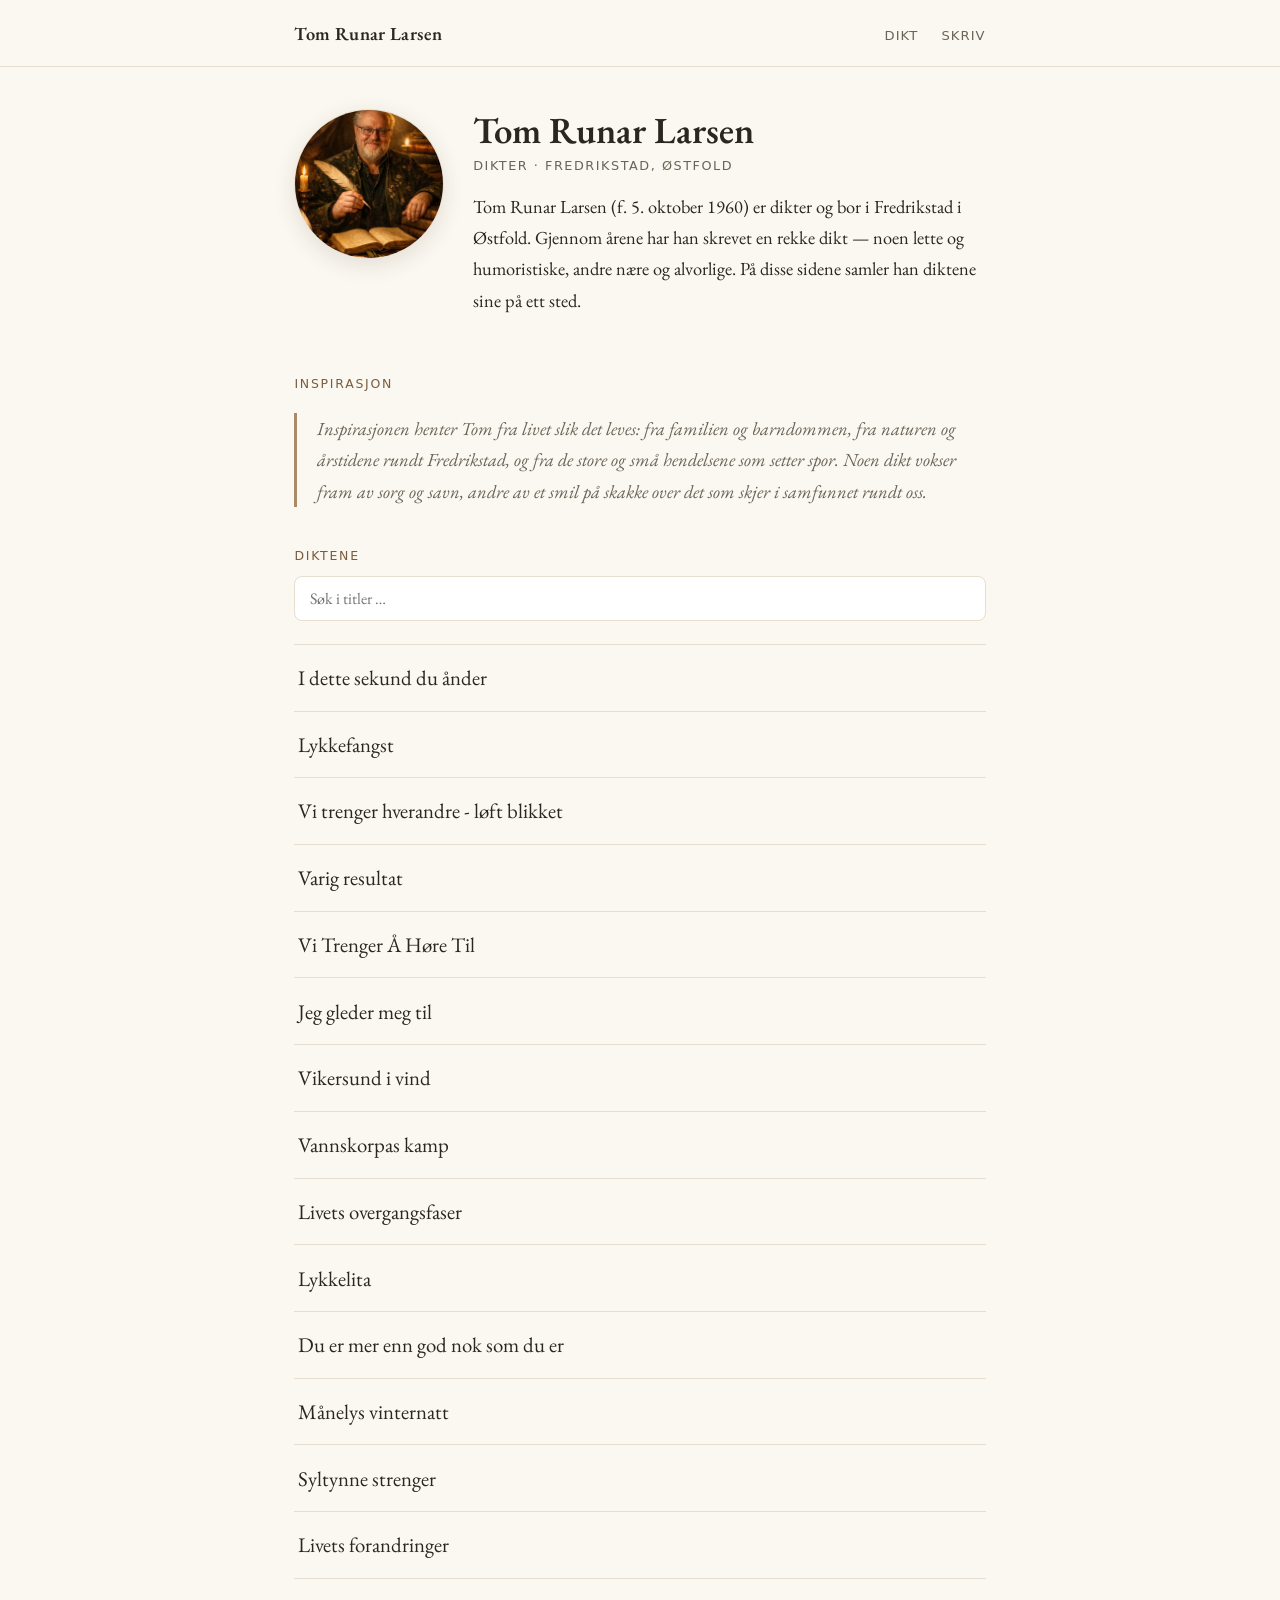
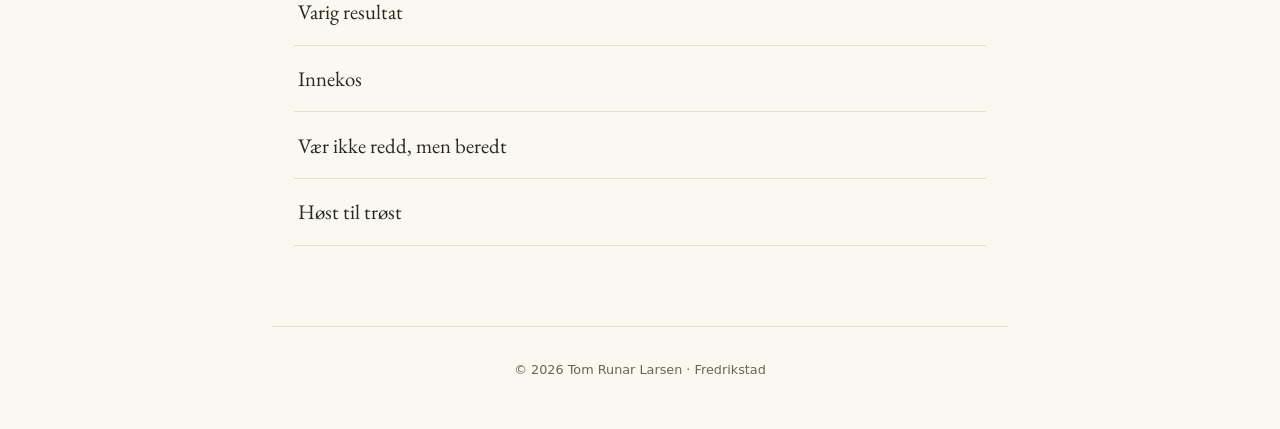
<file: index.html>
<!DOCTYPE html>
<html lang="nb">
<head>
  <meta charset="utf-8">
  <meta name="viewport" content="width=device-width, initial-scale=1">
  <title>Tom Runar Larsen – dikt</title>
  <meta name="description" content="Samling av dikt av Tom Runar Larsen fra Fredrikstad.">
  <link rel="preconnect" href="https://fonts.googleapis.com">
  <link rel="preconnect" href="https://fonts.gstatic.com" crossorigin>
  <link href="https://fonts.googleapis.com/css2?family=EB+Garamond:ital,wght@0,400;0,600;1,400&display=swap" rel="stylesheet">
  <link rel="stylesheet" href="css/stil.css">
</head>
<body>
  <header class="topp">
    <div class="topp-inner">
      <span class="merke"><b>Tom Runar Larsen</b></span>
      <nav class="nav">
        <a href="index.html">Dikt</a>
        <a href="skriv.html">Skriv</a>
      </nav>
    </div>
  </header>

  <main class="side">
    <section class="hero" id="hero"><!-- fylles av JS --></section>

    <div class="bolk-tittel">Inspirasjon</div>
    <p class="inspirasjon" id="inspirasjon"></p>

    <div class="bolk-tittel">Diktene</div>
    <input type="text" class="sokefelt" id="sok" placeholder="Søk i titler …" aria-label="Søk i dikt">
    <ul class="diktliste" id="diktliste"></ul>
    <p class="tom-melding" id="ingen" style="display:none">Ingen dikt funnet.</p>
  </main>

  <footer class="bunn">
    © <span id="aar"></span> Tom Runar Larsen · Fredrikstad
  </footer>

  <script src="config.js"></script>
  <script src="js/app.js"></script>
  <script>
    let ALLE = [];

    function tegnListe(dikt) {
      const ul = document.getElementById("diktliste");
      const ingen = document.getElementById("ingen");
      ul.innerHTML = "";
      if (!dikt.length) { ingen.style.display = "block"; return; }
      ingen.style.display = "none";
      for (const d of dikt) {
        const li = document.createElement("li");
        const meta = metaTekst(d);
        li.innerHTML =
          '<a href="dikt.html?id=' + encodeURIComponent(d.id) + '">' +
            '<span class="t">' + trygg(d.tittel) + '</span>' +
            (meta ? '<span class="m">' + trygg(meta) + '</span>' : '') +
          '</a>';
        ul.appendChild(li);
      }
    }

    async function start() {
      document.getElementById("aar").textContent = new Date().getFullYear();
      try {
        const data = await hentData();
        const p = data.poet || {};
        document.getElementById("hero").innerHTML =
          (p.bilde ? '<img src="' + trygg(p.bilde) + '" alt="Portrett av ' + trygg(p.navn) + '">' : '<span></span>') +
          '<div class="presentasjon">' +
            '<h1>' + trygg(p.navn || "") + '</h1>' +
            '<div class="undertittel">Dikter · ' + trygg(p.sted || "") + '</div>' +
            '<p>' + trygg(p.presentasjon || "") + '</p>' +
          '</div>';
        document.getElementById("inspirasjon").textContent = p.inspirasjon || "";

        ALLE = data.dikt || [];
        tegnListe(ALLE);

        document.getElementById("sok").addEventListener("input", function (e) {
          const q = e.target.value.toLowerCase().trim();
          tegnListe(!q ? ALLE : ALLE.filter(d =>
            (d.tittel || "").toLowerCase().includes(q) ||
            (d.tema || "").toLowerCase().includes(q)));
        });
      } catch (err) {
        document.getElementById("diktliste").innerHTML =
          '<li style="padding:1rem 0;color:#7a2b23">' + trygg(err.message) + '</li>';
      }
    }
    start();
  </script>
</body>
</html>
</file>
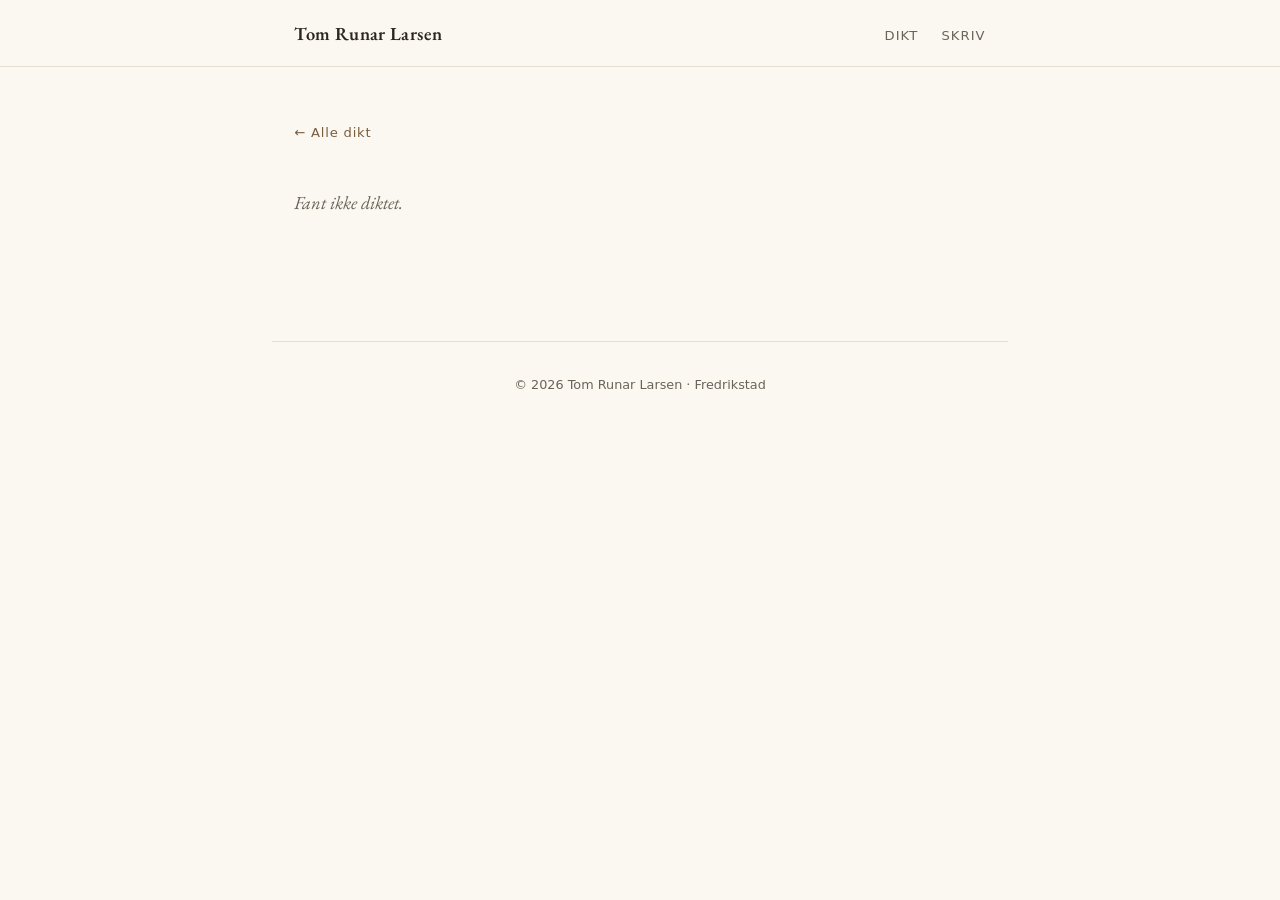
<file: dikt.html>
<!DOCTYPE html>
<html lang="nb">
<head>
  <meta charset="utf-8">
  <meta name="viewport" content="width=device-width, initial-scale=1">
  <title>Dikt – Tom Runar Larsen</title>
  <link rel="preconnect" href="https://fonts.googleapis.com">
  <link rel="preconnect" href="https://fonts.gstatic.com" crossorigin>
  <link href="https://fonts.googleapis.com/css2?family=EB+Garamond:ital,wght@0,400;0,600;1,400&display=swap" rel="stylesheet">
  <link rel="stylesheet" href="css/stil.css">
</head>
<body>
  <header class="topp">
    <div class="topp-inner">
      <span class="merke"><b>Tom Runar Larsen</b></span>
      <nav class="nav">
        <a href="index.html">Dikt</a>
        <a href="skriv.html">Skriv</a>
      </nav>
    </div>
  </header>

  <main class="side">
    <p class="tilbake"><a href="index.html">← Alle dikt</a></p>
    <article id="dikt"><!-- fylles av JS --></article>
  </main>

  <footer class="bunn">
    © <span id="aar"></span> Tom Runar Larsen · Fredrikstad
  </footer>

  <script src="config.js"></script>
  <script src="js/app.js"></script>
  <script>
    async function start() {
      document.getElementById("aar").textContent = new Date().getFullYear();
      const id = new URLSearchParams(location.search).get("id");
      const boks = document.getElementById("dikt");
      try {
        const data = await hentData();
        const d = (data.dikt || []).find(x => x.id === id);
        if (!d) {
          boks.innerHTML = '<p class="tom-melding">Fant ikke diktet.</p>';
          return;
        }
        document.title = d.tittel + " – Tom Runar Larsen";
        const meta = metaTekst(d);
        boks.innerHTML =
          '<div class="dikt-header">' +
            '<h1>' + trygg(d.tittel) + '</h1>' +
            (meta ? '<div class="dikt-meta">' + trygg(meta) + '</div>' : '') +
          '</div>' +
          '<div class="dikt-tekst">' + trygg(d.tekst) + '</div>';
      } catch (err) {
        boks.innerHTML = '<p class="tom-melding">' + trygg(err.message) + '</p>';
      }
    }
    start();
  </script>
</body>
</html>
</file>
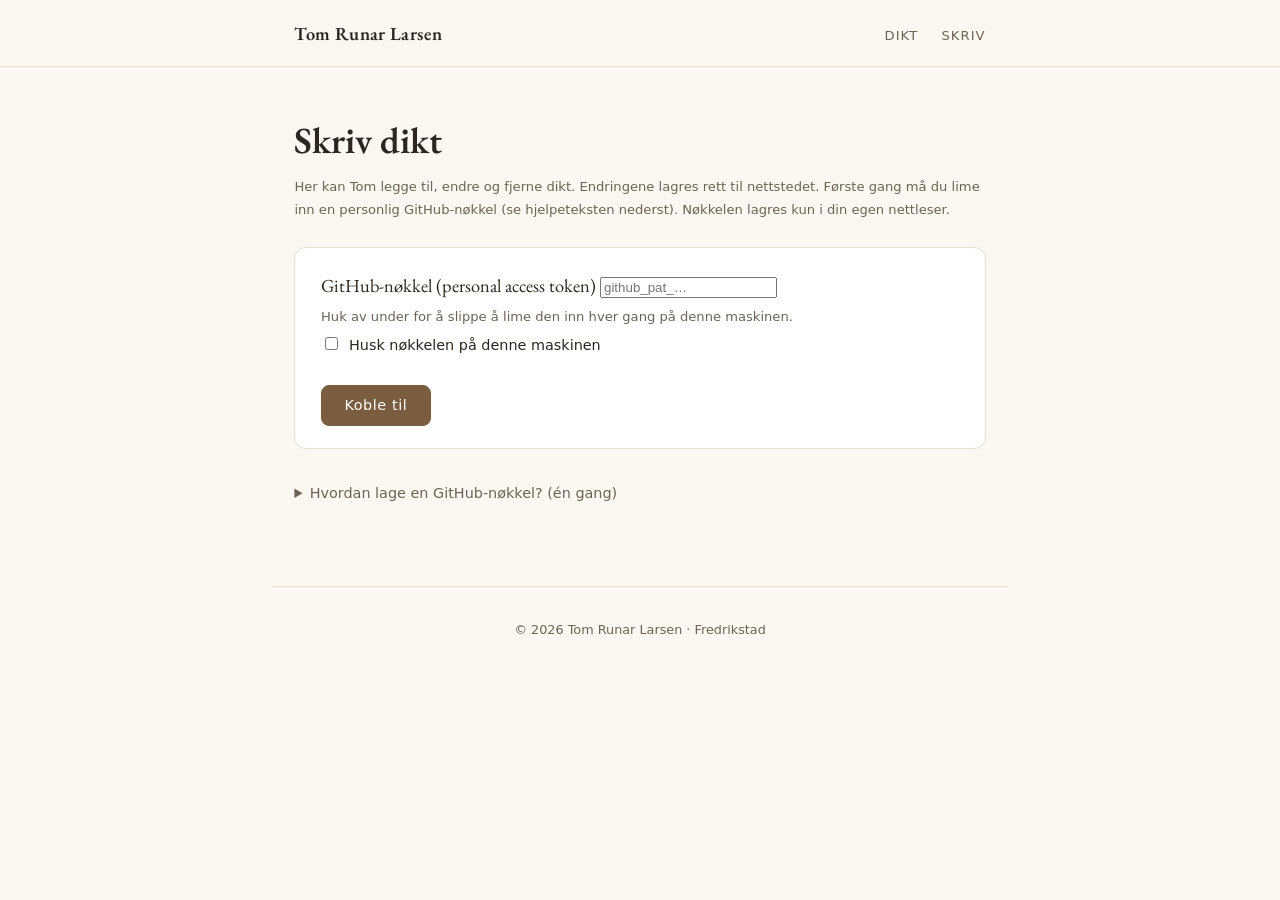
<file: skriv.html>
<!DOCTYPE html>
<html lang="nb">
<head>
  <meta charset="utf-8">
  <meta name="viewport" content="width=device-width, initial-scale=1">
  <title>Skriv dikt – Tom Runar Larsen</title>
  <link rel="preconnect" href="https://fonts.googleapis.com">
  <link rel="preconnect" href="https://fonts.gstatic.com" crossorigin>
  <link href="https://fonts.googleapis.com/css2?family=EB+Garamond:ital,wght@0,400;0,600;1,400&display=swap" rel="stylesheet">
  <link rel="stylesheet" href="css/stil.css">
</head>
<body>
  <header class="topp">
    <div class="topp-inner">
      <span class="merke"><b>Tom Runar Larsen</b></span>
      <nav class="nav">
        <a href="index.html">Dikt</a>
        <a href="skriv.html">Skriv</a>
      </nav>
    </div>
  </header>

  <main class="side">
    <h1 style="font-weight:600;margin:0 0 .3rem">Skriv dikt</h1>
    <p class="hjelp" style="margin-bottom:1.6rem">
      Her kan Tom legge til, endre og fjerne dikt. Endringene lagres rett til
      nettstedet. Første gang må du lime inn en personlig GitHub-nøkkel (se
      hjelpeteksten nederst). Nøkkelen lagres kun i din egen nettleser.
    </p>

    <!-- Innlogging -->
    <div class="kort" id="loggInn">
      <label for="token">GitHub-nøkkel (personal access token)</label>
      <input type="password" id="token" placeholder="github_pat_…" autocomplete="off">
      <p class="hjelp">Huk av under for å slippe å lime den inn hver gang på denne maskinen.</p>
      <label style="text-transform:none;letter-spacing:0;font-family:var(--sans);font-size:.9rem;color:var(--blekk)">
        <input type="checkbox" id="husk" style="width:auto;margin-right:.4rem"> Husk nøkkelen på denne maskinen
      </label>
      <div class="knapperad">
        <button class="knapp" id="koble">Koble til</button>
      </div>
    </div>

    <!-- Redigering (skjult til tilkoblet) -->
    <div id="redigering" style="display:none">

      <div class="kort">
        <label for="velg">Velg dikt</label>
        <select id="velg"></select>

        <form class="skjema" id="skjema" onsubmit="return false">
          <label for="tittel">Tittel</label>
          <input type="text" id="tittel" autocomplete="off">

          <div style="display:flex;gap:1rem;flex-wrap:wrap">
            <div style="flex:1;min-width:8rem">
              <label for="dato">År / dato (valgfritt)</label>
              <input type="text" id="dato" placeholder="f.eks. 2009" autocomplete="off">
            </div>
            <div style="flex:1;min-width:8rem">
              <label for="tema">Tema (valgfritt)</label>
              <input type="text" id="tema" placeholder="f.eks. familie" autocomplete="off">
            </div>
          </div>

          <label for="tekst">Diktet</label>
          <textarea id="tekst" placeholder="Skriv diktet her – linjeskift og strofer beholdes nøyaktig."></textarea>
          <p class="hjelp">Tips: trykk Enter for nytt verselinje, og la en tom linje skille strofer.</p>

          <div class="knapperad">
            <button class="knapp" id="lagre">Lagre dikt</button>
            <button class="knapp sekundaer" id="nytt">Tøm / nytt dikt</button>
            <button class="knapp sekundaer" id="slett" style="border-color:#b5443a;color:#b5443a;display:none">Slett dikt</button>
          </div>
        </form>
      </div>

      <div class="kort">
        <div class="bolk-tittel" style="margin-top:0">Om Tom (forsiden)</div>
        <label for="presentasjon">Kort presentasjon</label>
        <textarea id="presentasjon" style="min-height:8rem"></textarea>
        <label for="inspirasjon">Om inspirasjonen</label>
        <textarea id="inspirasjon" style="min-height:8rem"></textarea>
        <div class="knapperad">
          <button class="knapp" id="lagrePoet">Lagre presentasjon</button>
        </div>
      </div>

    </div>

    <div class="status" id="status"></div>

    <details style="margin-top:2rem">
      <summary style="cursor:pointer;font-family:var(--sans);font-size:.9rem;color:var(--blekk-dus)">
        Hvordan lage en GitHub-nøkkel? (én gang)
      </summary>
      <div class="hjelp" style="margin-top:.8rem;line-height:1.6">
        <ol>
          <li>Logg inn på github.com og gå til <b>Settings → Developer settings → Personal access tokens → Fine-grained tokens</b>.</li>
          <li>Trykk <b>Generate new token</b>. Gi den et navn, f.eks. «Dikt».</li>
          <li>Under <b>Repository access</b>: velg <b>Only select repositories</b> → <b>tomrunarlarsen</b>.</li>
          <li>Under <b>Permissions → Repository permissions → Contents</b>: sett til <b>Read and write</b>.</li>
          <li>Trykk <b>Generate token</b> og kopier nøkkelen. Lim den inn i feltet over.</li>
        </ol>
        Nøkkelen gir kun tilgang til dette ene repoet, og den forlater aldri din egen nettleser.
      </div>
    </details>
  </main>

  <footer class="bunn">
    © <span id="aar"></span> Tom Runar Larsen · Fredrikstad
  </footer>

  <script src="config.js"></script>
  <script src="js/app.js"></script>
  <script>
    const K = window.KONFIG;
    const API = "https://api.github.com/repos/" + K.eier + "/" + K.repo + "/contents/" + K.datafil;
    let TOKEN = "";
    let DATA = null;     // hele objektet {poet, dikt}
    let SHA = null;      // gjeldende fil-sha fra GitHub

    const $ = id => document.getElementById(id);
    document.getElementById("aar").textContent = new Date().getFullYear();

    function melding(tekst, type) {
      const s = $("status");
      s.textContent = tekst;
      s.className = "status vis " + (type || "");
    }

    async function githubGet() {
      const r = await fetch(API + "?ref=" + K.gren + "&t=" + Date.now(), {
        headers: { Authorization: "Bearer " + TOKEN, Accept: "application/vnd.github+json" },
        cache: "no-store"
      });
      if (r.status === 404) return { data: { poet: {}, dikt: [] }, sha: null };
      if (r.status === 401) throw new Error("Nøkkelen ble ikke godtatt. Sjekk at den er riktig og har «Contents: Read and write».");
      if (!r.ok) throw new Error("Kunne ikke hente data (" + r.status + ").");
      const j = await r.json();
      return { data: JSON.parse(base64TilUtf8(j.content)), sha: j.sha };
    }

    async function githubPut(melding_) {
      const kropp = {
        message: melding_,
        content: utf8TilBase64(JSON.stringify(DATA, null, 2) + "\n"),
        branch: K.gren
      };
      if (SHA) kropp.sha = SHA;
      const r = await fetch(API, {
        method: "PUT",
        headers: { Authorization: "Bearer " + TOKEN, Accept: "application/vnd.github+json" },
        body: JSON.stringify(kropp)
      });
      if (!r.ok) {
        const t = await r.text();
        throw new Error("Lagring feilet (" + r.status + "). " + t.slice(0, 200));
      }
      const j = await r.json();
      SHA = j.content.sha;   // ny sha til neste lagring
    }

    function fyllVelg() {
      const sel = $("velg");
      sel.innerHTML = '<option value="__nytt__">➕ Nytt dikt</option>';
      (DATA.dikt || []).forEach(d => {
        const o = document.createElement("option");
        o.value = d.id;
        o.textContent = d.tittel || "(uten tittel)";
        sel.appendChild(o);
      });
    }

    function fyllPoet() {
      $("presentasjon").value = (DATA.poet && DATA.poet.presentasjon) || "";
      $("inspirasjon").value  = (DATA.poet && DATA.poet.inspirasjon)  || "";
    }

    function tomSkjema() {
      $("velg").value = "__nytt__";
      $("tittel").value = ""; $("dato").value = ""; $("tema").value = ""; $("tekst").value = "";
      $("slett").style.display = "none";
    }

    function visDikt(id) {
      const d = (DATA.dikt || []).find(x => x.id === id);
      if (!d) { tomSkjema(); return; }
      $("tittel").value = d.tittel || "";
      $("dato").value = d.dato || "";
      $("tema").value = d.tema || "";
      $("tekst").value = d.tekst || "";
      $("slett").style.display = "inline-block";
    }

    // unik id ut fra tittel
    function unikId(tittel, egenId) {
      let base = lagId(tittel), id = base, n = 2;
      const finnes = x => (DATA.dikt || []).some(d => d.id === x && d.id !== egenId);
      while (finnes(id)) { id = base + "-" + n; n++; }
      return id;
    }

    async function koble() {
      TOKEN = $("token").value.trim();
      if (!TOKEN) { melding("Lim inn GitHub-nøkkelen først.", "feil"); return; }
      melding("Kobler til …", "jobb");
      try {
        const res = await githubGet();
        DATA = res.data; SHA = res.sha;
        if (!DATA.dikt) DATA.dikt = [];
        if (!DATA.poet) DATA.poet = {};
        if ($("husk").checked) localStorage.setItem("dikt_token", TOKEN);
        else localStorage.removeItem("dikt_token");
        $("loggInn").style.display = "none";
        $("redigering").style.display = "block";
        fyllVelg(); fyllPoet(); tomSkjema();
        melding("Tilkoblet. Du kan nå redigere dikt.", "ok");
      } catch (e) {
        melding(e.message, "feil");
      }
    }

    async function lagreDikt() {
      const tittel = $("tittel").value.trim();
      const tekst  = $("tekst").value.replace(/\r\n/g, "\n");
      if (!tittel) { melding("Diktet må ha en tittel.", "feil"); return; }
      if (!tekst.trim()) { melding("Diktet er tomt.", "feil"); return; }
      const valgt = $("velg").value;
      $("lagre").disabled = true;
      melding("Lagrer …", "jobb");
      try {
        // hent ferskeste versjon før vi skriver (unngå å overskrive)
        const res = await githubGet();
        DATA = res.data; SHA = res.sha;
        if (!DATA.dikt) DATA.dikt = [];

        const felt = { dato: $("dato").value.trim(), tema: $("tema").value.trim() };
        if (valgt && valgt !== "__nytt__") {
          const d = DATA.dikt.find(x => x.id === valgt);
          if (d) { d.tittel = tittel; d.tekst = tekst; Object.assign(d, felt); }
          else DATA.dikt.push({ id: unikId(tittel), tittel, tekst, ...felt });
        } else {
          DATA.dikt.push({ id: unikId(tittel), tittel, tekst, ...felt });
        }
        await githubPut("Dikt: " + tittel);
        fyllVelg();
        // pek velgeren på det lagrede diktet
        const lagret = DATA.dikt.find(x => x.tittel === tittel);
        if (lagret) { $("velg").value = lagret.id; $("slett").style.display = "inline-block"; }
        melding('«' + tittel + '» er lagret. Det vises på nettstedet om et lite øyeblikk.', "ok");
      } catch (e) {
        melding(e.message, "feil");
      } finally {
        $("lagre").disabled = false;
      }
    }

    async function slettDikt() {
      const valgt = $("velg").value;
      if (!valgt || valgt === "__nytt__") return;
      const d = (DATA.dikt || []).find(x => x.id === valgt);
      if (!d) return;
      if (!confirm('Slette diktet «' + d.tittel + '»?')) return;
      melding("Sletter …", "jobb");
      try {
        const res = await githubGet();
        DATA = res.data; SHA = res.sha;
        DATA.dikt = (DATA.dikt || []).filter(x => x.id !== valgt);
        await githubPut("Slettet dikt: " + d.tittel);
        fyllVelg(); tomSkjema();
        melding("Diktet er slettet.", "ok");
      } catch (e) {
        melding(e.message, "feil");
      }
    }

    async function lagrePoet() {
      melding("Lagrer presentasjon …", "jobb");
      try {
        const res = await githubGet();
        DATA = res.data; SHA = res.sha;
        if (!DATA.poet) DATA.poet = {};
        DATA.poet.presentasjon = $("presentasjon").value.trim();
        DATA.poet.inspirasjon  = $("inspirasjon").value.trim();
        await githubPut("Oppdatert presentasjon");
        melding("Presentasjonen er lagret.", "ok");
      } catch (e) {
        melding(e.message, "feil");
      }
    }

    // koble opp knapper
    $("koble").addEventListener("click", koble);
    $("velg").addEventListener("change", e => visDikt(e.target.value));
    $("lagre").addEventListener("click", lagreDikt);
    $("nytt").addEventListener("click", tomSkjema);
    $("slett").addEventListener("click", slettDikt);
    $("lagrePoet").addEventListener("click", lagrePoet);

    // forhåndsutfyll nøkkel hvis husket
    const husket = localStorage.getItem("dikt_token");
    if (husket) { $("token").value = husket; $("husk").checked = true; }
  </script>
</body>
</html>
</file>
<file: css/stil.css>
/* ---------------------------------------------------------------------------
   Diktnettsted – Tom Runar Larsen
   Rolig, litterær stil: serif, god luft, paper-tone. Fungerer på mobil.
   --------------------------------------------------------------------------- */

:root {
  --papir:      #fbf8f1;
  --papir-kort: #ffffff;
  --blekk:      #2b2620;
  --blekk-dus:  #6b6357;
  --strek:      #e7ded0;
  --aksent:     #7a5c3e;   /* varm brun */
  --aksent-lys: #a98b68;
  --maksbredde: 46rem;
  --serif: "EB Garamond", "Iowan Old Style", "Palatino Linotype", Palatino, Georgia, "Times New Roman", serif;
  --sans:  "Segoe UI", system-ui, -apple-system, Helvetica, Arial, sans-serif;
}

* { box-sizing: border-box; }

html { -webkit-text-size-adjust: 100%; }

body {
  margin: 0;
  background: var(--papir);
  color: var(--blekk);
  font-family: var(--serif);
  font-size: 1.15rem;
  line-height: 1.7;
  text-rendering: optimizeLegibility;
  -webkit-font-smoothing: antialiased;
}

a { color: var(--aksent); text-decoration: none; }
a:hover { text-decoration: underline; }

/* -------- Topp / navigasjon -------- */
.topp {
  border-bottom: 1px solid var(--strek);
  background: var(--papir);
}
.topp-inner {
  max-width: var(--maksbredde);
  margin: 0 auto;
  padding: 1.1rem 1.4rem;
  display: flex;
  align-items: baseline;
  justify-content: space-between;
  gap: 1rem;
  flex-wrap: wrap;
}
.merke {
  font-size: 1.15rem;
  letter-spacing: .02em;
  color: var(--blekk);
}
.merke b { font-weight: 600; }
.nav a {
  margin-left: 1.2rem;
  font-family: var(--sans);
  font-size: .82rem;
  letter-spacing: .08em;
  text-transform: uppercase;
  color: var(--blekk-dus);
}
.nav a:hover { color: var(--aksent); text-decoration: none; }

/* -------- Sideramme -------- */
.side {
  max-width: var(--maksbredde);
  margin: 0 auto;
  padding: 2.6rem 1.4rem 5rem;
}

/* -------- Forside: presentasjon -------- */
.hero {
  display: grid;
  grid-template-columns: 150px 1fr;
  gap: 1.8rem;
  align-items: start;
  margin-bottom: 2.6rem;
}
.hero img {
  width: 150px;
  height: 150px;
  object-fit: cover;
  border-radius: 50%;
  border: 1px solid var(--strek);
  box-shadow: 0 6px 22px rgba(60,45,25,.12);
}
.hero h1 {
  font-size: 2.3rem;
  font-weight: 600;
  margin: 0 0 .2rem;
  line-height: 1.15;
}
.hero .undertittel {
  font-family: var(--sans);
  font-size: .8rem;
  letter-spacing: .12em;
  text-transform: uppercase;
  color: var(--blekk-dus);
  margin-bottom: .9rem;
}
.presentasjon p { margin: 0 0 1rem; }

.bolk-tittel {
  font-family: var(--sans);
  font-size: .78rem;
  letter-spacing: .14em;
  text-transform: uppercase;
  color: var(--aksent);
  margin: 2.4rem 0 .6rem;
}
.inspirasjon {
  border-left: 3px solid var(--aksent-lys);
  padding-left: 1.2rem;
  font-style: italic;
  color: var(--blekk-dus);
}

/* -------- Diktliste -------- */
.diktliste { list-style: none; margin: 0; padding: 0; }
.diktliste li { border-top: 1px solid var(--strek); }
.diktliste li:last-child { border-bottom: 1px solid var(--strek); }
.diktliste a {
  display: flex;
  justify-content: space-between;
  align-items: baseline;
  gap: 1rem;
  padding: .95rem .2rem;
  color: var(--blekk);
}
.diktliste a:hover { color: var(--aksent); text-decoration: none; }
.diktliste .t { font-size: 1.3rem; }
.diktliste .m {
  font-family: var(--sans);
  font-size: .78rem;
  letter-spacing: .05em;
  color: var(--blekk-dus);
  white-space: nowrap;
}

.sokefelt {
  width: 100%;
  padding: .7rem .9rem;
  margin-bottom: 1.4rem;
  font-family: var(--serif);
  font-size: 1rem;
  color: var(--blekk);
  background: var(--papir-kort);
  border: 1px solid var(--strek);
  border-radius: 8px;
}
.sokefelt:focus { outline: 2px solid var(--aksent-lys); border-color: var(--aksent-lys); }

/* -------- Enkeltdikt -------- */
.dikt-header { margin-bottom: 1.6rem; }
.dikt-header h1 { font-size: 2.1rem; font-weight: 600; margin: 0 0 .3rem; }
.dikt-meta {
  font-family: var(--sans);
  font-size: .8rem;
  letter-spacing: .06em;
  color: var(--blekk-dus);
}
.dikt-tekst {
  white-space: pre-wrap;
  font-size: 1.22rem;
  line-height: 1.85;
  margin: 1.4rem 0 2.4rem;
}
.tilbake {
  font-family: var(--sans);
  font-size: .82rem;
  letter-spacing: .06em;
  color: var(--blekk-dus);
}

/* -------- Skjema / skriveside -------- */
.skjema { display: block; }
.skjema label {
  display: block;
  font-family: var(--sans);
  font-size: .78rem;
  letter-spacing: .1em;
  text-transform: uppercase;
  color: var(--blekk-dus);
  margin: 1.2rem 0 .35rem;
}
.skjema input[type=text],
.skjema input[type=password],
.skjema select,
.skjema textarea {
  width: 100%;
  padding: .65rem .8rem;
  font-family: var(--serif);
  font-size: 1.05rem;
  color: var(--blekk);
  background: var(--papir-kort);
  border: 1px solid var(--strek);
  border-radius: 8px;
}
.skjema textarea {
  min-height: 20rem;
  line-height: 1.7;
  resize: vertical;
  white-space: pre-wrap;
}
.skjema input:focus,
.skjema select:focus,
.skjema textarea:focus {
  outline: 2px solid var(--aksent-lys);
  border-color: var(--aksent-lys);
}
.hjelp {
  font-family: var(--sans);
  font-size: .82rem;
  color: var(--blekk-dus);
  margin: .3rem 0 0;
}
.knapperad { margin-top: 1.6rem; display: flex; gap: .8rem; flex-wrap: wrap; }
.knapp {
  font-family: var(--sans);
  font-size: .9rem;
  letter-spacing: .04em;
  padding: .7rem 1.4rem;
  border: 1px solid var(--aksent);
  border-radius: 8px;
  background: var(--aksent);
  color: #fff;
  cursor: pointer;
}
.knapp:hover { background: var(--aksent-lys); border-color: var(--aksent-lys); }
.knapp.sekundaer { background: transparent; color: var(--aksent); }
.knapp.sekundaer:hover { background: #f2ead9; color: var(--aksent); }
.knapp:disabled { opacity: .5; cursor: default; }

.status {
  margin-top: 1.2rem;
  padding: .8rem 1rem;
  border-radius: 8px;
  font-family: var(--sans);
  font-size: .9rem;
  display: none;
}
.status.vis { display: block; }
.status.ok  { background: #e7f3e3; color: #2f5d2a; border: 1px solid #bcdcb3; }
.status.feil{ background: #f7e3e1; color: #7a2b23; border: 1px solid #e2b6b0; }
.status.jobb{ background: #eef0f4; color: #38414f; border: 1px solid #d3d8e0; }

.kort {
  background: var(--papir-kort);
  border: 1px solid var(--strek);
  border-radius: 12px;
  padding: 1.4rem 1.6rem;
  margin-bottom: 1.6rem;
}

.tom-melding {
  color: var(--blekk-dus);
  font-style: italic;
  padding: 1.5rem 0;
}

/* -------- Bunntekst -------- */
.bunn {
  max-width: var(--maksbredde);
  margin: 0 auto;
  padding: 2rem 1.4rem 3rem;
  border-top: 1px solid var(--strek);
  font-family: var(--sans);
  font-size: .8rem;
  color: var(--blekk-dus);
  text-align: center;
}

/* -------- Mobil -------- */
@media (max-width: 560px) {
  body { font-size: 1.08rem; }
  .hero { grid-template-columns: 1fr; text-align: center; justify-items: center; }
  .hero .undertittel { text-align: center; }
  .hero h1 { font-size: 2rem; }
  .inspirasjon { text-align: left; }
}
</file>
